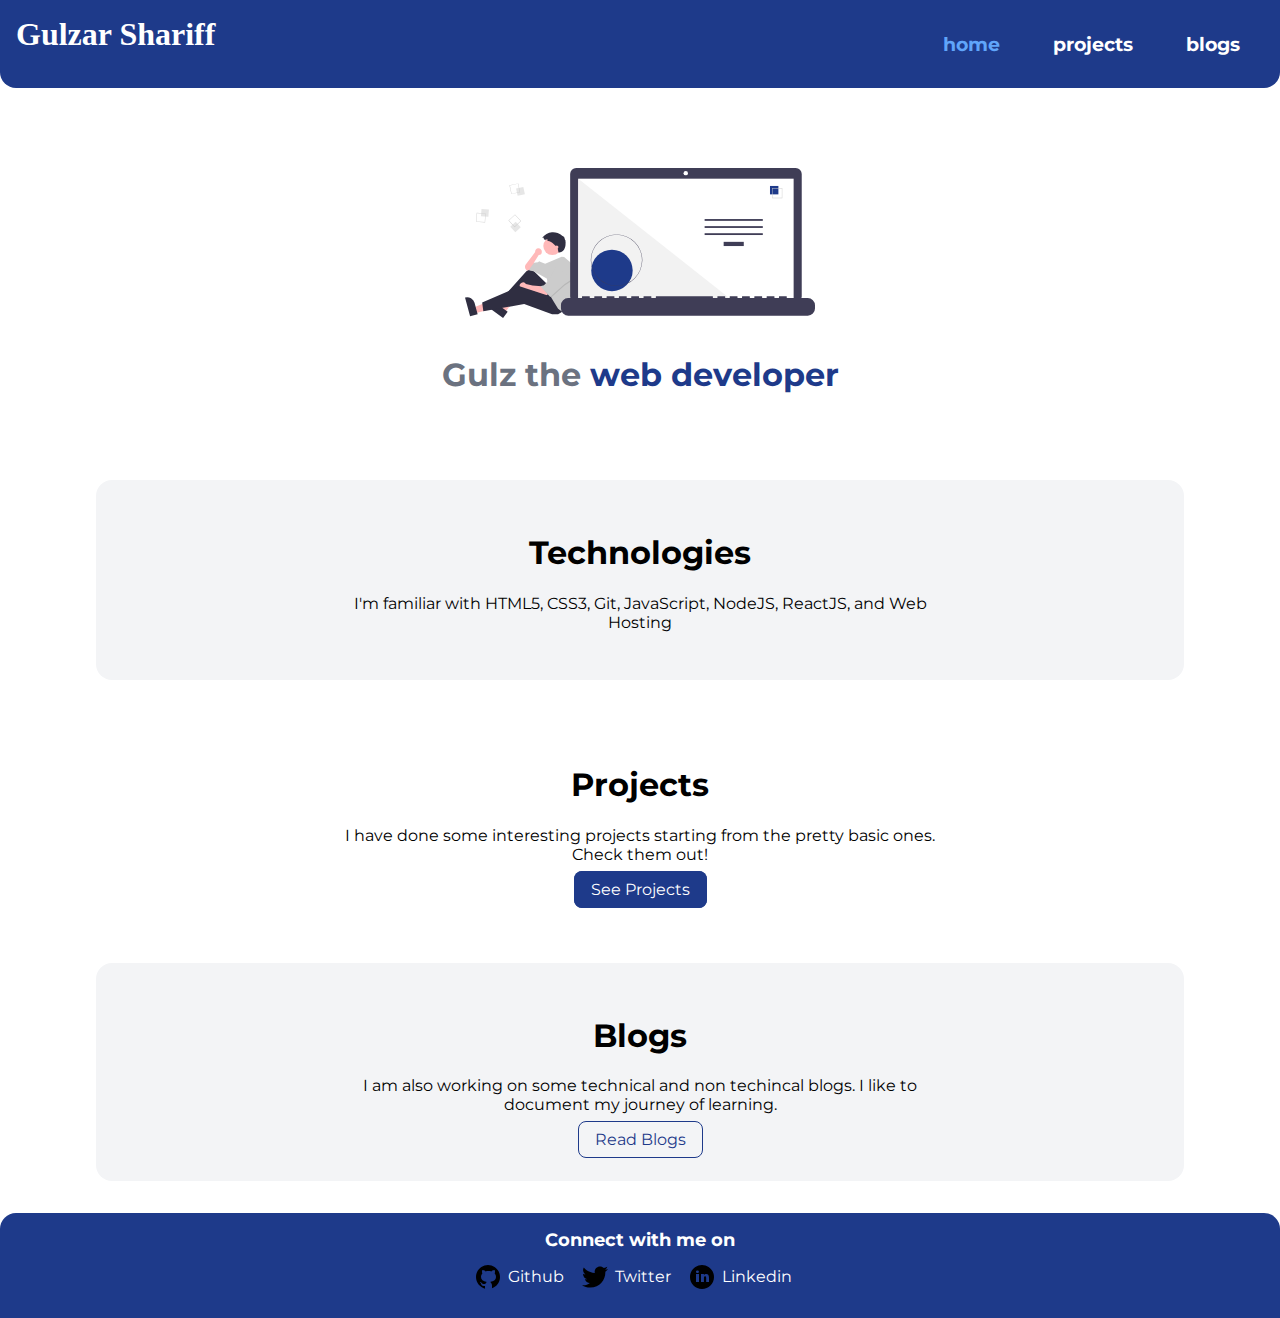
<file: index.html>
<!DOCTYPE html>
<html lang="en">
<head>
    <meta charset="UTF-8">
    <meta name="viewport" content="width=device-width, initial-scale=1.0">
    <title>Home | GulzarShariff</title>
    <link href="styles.css" rel="stylesheet" />
</head>
<body>
    <nav class="navigation container">
        <div class="nav-brand"><a href="/">Gulzar Shariff</a></div>
        <ul class="list-non-bullet nav-pills">
            <li class="list-item-inline">
                <a class="link link-active menu-item" href="/">home</a>
            </li>
            <li class="list-item-inline">
                <a class="link menu-item" href="/projects.html">projects</a>
            </li>
            <li class="list-item-inline">
                <a class="link menu-item" href="/blogs.html">blogs</a>
            </li>
        </ul>
    </nav>
    <main>
    <header class="hero">
        <img class="hero-img" src="images/header1e3a8a_code_thinking_re_gka2.svg" />
        <h1 class="hero-heading">Gulz the <span class="heading-inverted"> web developer</span></h1>
    </header>

    <section class="section ow">
        <div class="container container-center">
            <h1>Technologies</h1>
            <p>I'm familiar with HTML5, CSS3, Git, JavaScript, NodeJS, ReactJS, and Web Hosting</p>
        </div>
    </section>

    <section class="section">
        <div class="container container-center">
            <h1>Projects</h1>
            <p>I have done some interesting projects starting from the pretty basic ones. Check them out! </p>
            <a class="link link-primary" href="/projects.html">See Projects</a>
        </div>
    </section>

    <section class="section ow">
        <div class="container container-center">
            <h1>Blogs</h1>
            <p>I am also working on some technical and non techincal blogs. I like to document my journey of learning.</p>
            <a class="link link-secondary" href="/blogs.html">Read Blogs</a>
        </div>
    </section>

    </main>

    <footer class="footer">
        <div class="footer-header">Connect with me on</div>
        <ul>
            <li>
                <a class="link footer-github" href="https://github.com/Gulzhub" target="_blank">
                    Github
                </a>
            </li>
            <li>
                <a class="link footer-twitter" href="https://twitter.com/gulz4you" target="_blank">
                    Twitter
                </a>
            </li>
            <li>
                <a class="link footer-linkedin" href="https://www.linkedin.com/in/gulzarshariff" target="_blank">
                    Linkedin
                </a>
            </li>
            
        </ul>
    </footer>


    
</body>
</html>
</file>
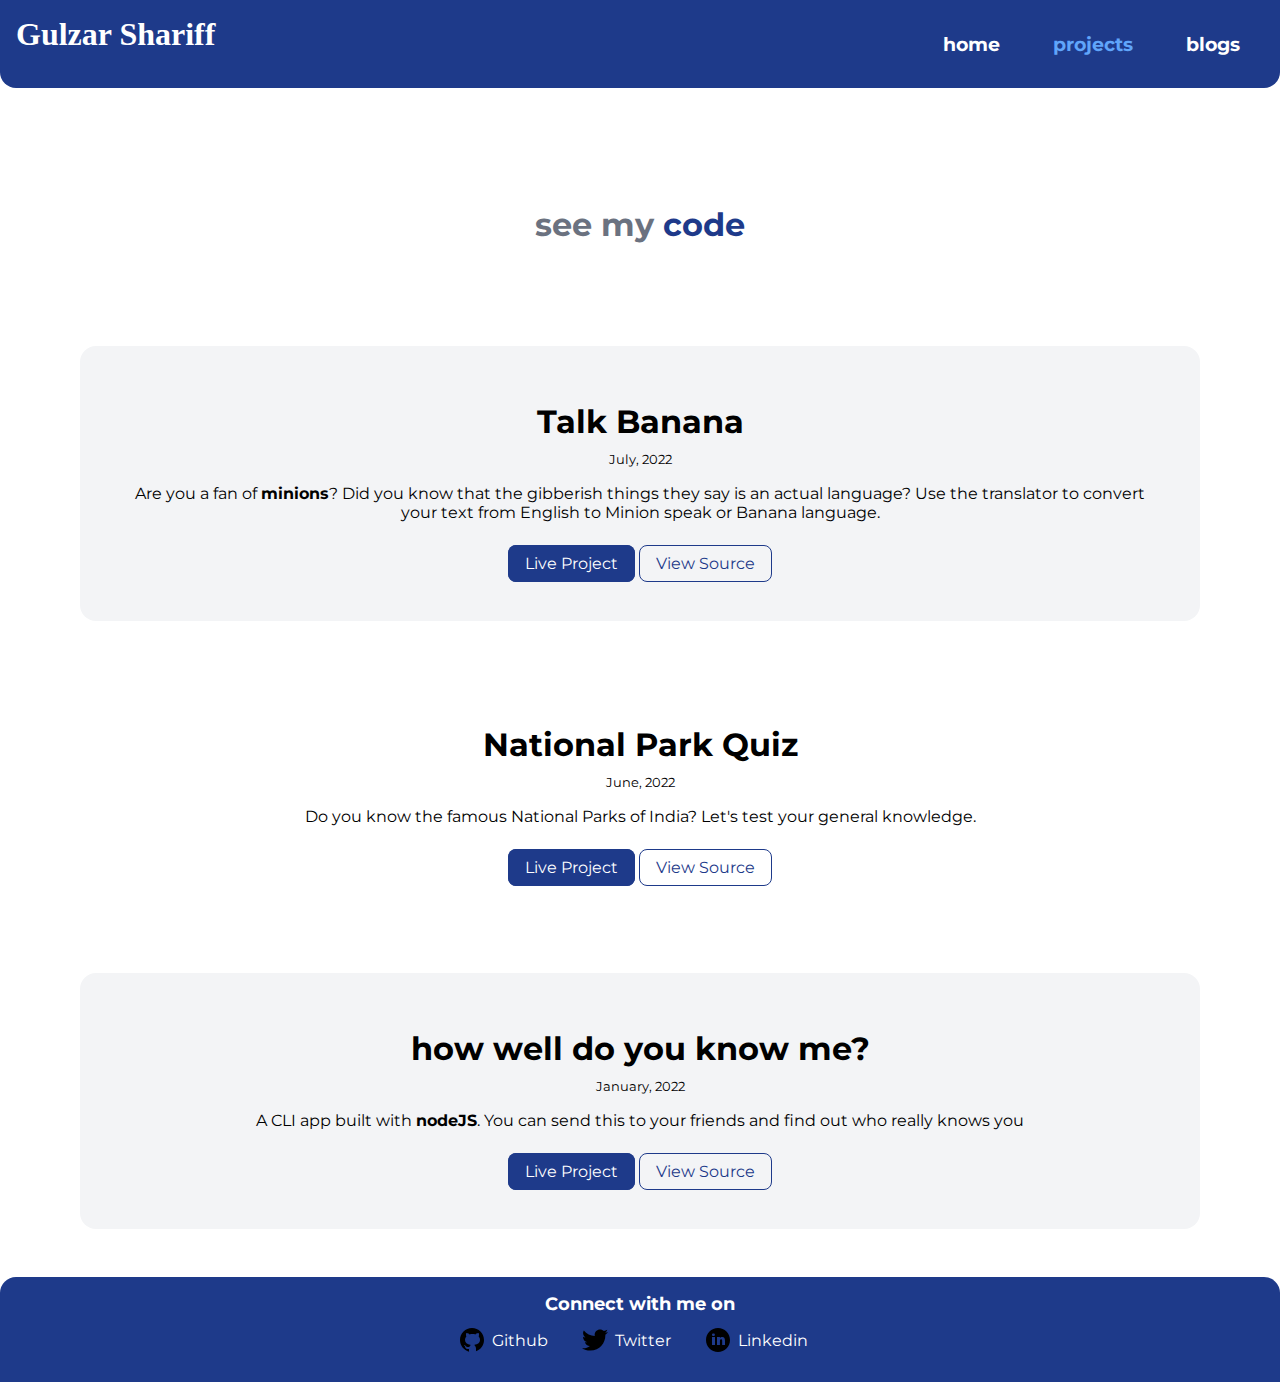
<file: projects.html>
<!DOCTYPE html>
<html lang="en">

<head>
    <meta charset="UTF-8">
    <meta name="viewport" content="width=device-width, initial-scale=1.0">
    <link href="styles.css" rel="stylesheet" />
    <title>Projects | GulzarShariff</title>
</head>

<body>
    <nav class="navigation container">
        <div class="nav-brand"><a href="/">Gulzar Shariff</a></div>
        <ul class="list-non-bullet nav-pills">
            <li class="list-item-inline">
                <a class="link menu-item" href="/">home</a>
            </li>
            <li class="list-item-inline">
                <a class="link link-active menu-item" href="/projects.html">projects</a>
            </li>
            <li class="list-item-inline">
                <a class="link menu-item" href="/blogs.html">blogs</a>
            </li>
        </ul>
    </nav>

    <header class="hero">
        <h1 class="hero-heading">see my <span class="heading-inverted"> code</span></h1>
    </header>

    <ul class="list-non-bullet">

        <li>
            <article class="showcase-list container container-center ow">
                <h1>Talk Banana</h1>
                <small>July, 2022</small>
                <p>Are you a fan of <strong>minions</strong>? Did you know that the gibberish things they say is an
                    actual language? Use the translator to convert your text from English to Minion speak or Banana
                    language.</p>

                <a class="link link-primary" href="https://minion-talk-gulz.netlify.app/">Live Project</a>
                <a class="link link-secondary" href="https://github.com/Gulzhub/talk-banana">View Source</a>
            </article>

        </li>

        <li>
            <article class="showcase-list container container-center ">
                <h1>National Park Quiz</h1>
                <small>June, 2022</small>
                <p>Do you know the famous National Parks of India? Let's test your general knowledge.</p>

                <a class="link link-primary" href="https://replit.com/@GulzarShariff/NationalParkQuiz?embed=true">Live
                    Project</a>
                <a class="link link-secondary" href="https://github.com/Gulzhub/NationalParkQuiz">View Source</a>

            </article>

        </li>

        <li>
            <article class="showcase-list container container-center ow">
                <h1>how well do you know me?</h1>
                <small>January, 2022</small>
                <p>A CLI app built with <strong>nodeJS</strong>. You can send this to your friends and find out who
                    really knows you</p>

                <a class="link link-primary" href="https://repl.it/@GulzarShariff/quiz?embed=true">Live Project</a>
                <a class="link link-secondary" href="https://github.com/Gulzhub/quizGulz-js">View Source</a>
            </article>

        </li>

    </ul>

    <footer class="footer">
        <div class="footer-header">Connect with me on</div>
        <ul class="social-links list-non-bullet">
            <li class="list-item-inline">
                <a class="link footer-github" href="https://github.com/Gulzhub" target="_blank">
                    Github
                </a>
            </li>
            <li class="list-item-inline">
                <a class="link footer-twitter" href="https://twitter.com/gulz4you" target="_blank">
                    Twitter
                </a>
            </li>
            <li class="list-item-inline">
                <a class="link footer-linkedin" href="https://www.linkedin.com/in/gulzarshariff" target="_blank">
                    Linkedin
                </a>
            </li>
        </ul>
        </footer>

</body>

</html>
</file>
<file: styles.css>
@import url('https://fonts.googleapis.com/css2?family=Montserrat:wght@400;700&display=swap');

:root {
    --primary-color: #1e3a8a;
    --hover-color: #60a5fa;
    --off-white: #F3F4F6;
    --dark-gray: #6B7280;
}

body {
    font-family: 'Montserrat', sans-serif;
    margin: 0;
    
    
}

main {
    max-width: 85%;
    margin: 0 auto;
}

nav {
    display: flex;
    justify-content: space-between;
    position: sticky;
    top: 0px;
}


/** container **/
.container {
    padding: 0rem 1rem;
}

.container-center {
    
    max-width: 600px;
    margin: auto;
}

/** links **/

a.link:hover {
    color: var(--hover-color);
}

.link {
    box-sizing: border-box;
    text-decoration: none;
    padding: 0.5rem 1rem;
}

.link-primary {
    background-color: var(--primary-color);
    border-radius: 0.5rem;
    border: 1px solid var(--primary-color);
    color: white;
    text-align: center;
    max-width: 150px;
    margin: 0.5em auto ;
}

.link-secondary {
    color: var(--primary-color);
    border-radius: 0.5rem;
    border: 1px solid var(--primary-color);
    max-width: 150px;
    margin: auto;
}


/** lists **/

.list-non-bullet {
    list-style: none;
    padding-inline-start: 0px;
}

.list-item-inline {
    display: inline;
    padding: 0rem 0.5rem;
}

/** navigation **/

.navigation {
    background-color: var(--primary-color);
    color: white;
    padding: 1rem;
    border-bottom-left-radius: 1rem;
    border-bottom-right-radius: 1rem;
    font-weight: bold;
}

.nav-brand{
    font-family: 'Calligraffitti', cursive;
    font-size: 2em;
}

.nav-brand a {
    text-decoration: none;
    color: inherit;
}

.navigation .menu-item {
    font-size: 1.2em;
}

.navigation .link {
    color: white;
}

.navigation .link-active {
    font-weight: bold;
    color: var(--hover-color);
}

/** header **/

.hero {
    padding: 2rem;
    padding-top: 5rem;

}

.hero .hero-img {
    max-width: 800%;
    width: 350px;
    display: block;
    margin: auto;
}

.hero .hero-heading {
    text-align: center;
    padding-top: 1rem;
    color: var(--dark-gray);
}

.hero .hero-heading .heading-inverted {
    color: var(--primary-color);
}

/** sections **/

.section {
    margin: 2rem 0;
    border-radius: 1rem;
    padding: 2rem;
    text-align: center;
}

.section h1 {
    text-align: center;

}

.ow {
    background-color: var(--off-white);
}



/** footers **/

.footer {
    background-color: var(--primary-color);
    padding: 1rem;
    text-align: center;
    color: white;
    border-top-right-radius: 1rem;
    border-top-left-radius: 1rem;
}

footer ul {
  list-style: none;
  display: flex;
  justify-content: center;
  padding-inline-start: 0px;
}

.footer .link {
    color: white;
}

.footer .footer-header {
    text-align: center;
    font-weight: bold;
    font-size: large;
}



.footer-twitter {
  background-image: url(images/twittericon30by30.svg);
  background-position: 0 50%;
  background-size: auto;
  background-repeat: no-repeat;
  padding-left: 35px;
  
}

.footer-github {
    background-image: url(images/githubicon30by30.svg);
    background-position: 0 50%;
    background-size: auto;
    background-repeat: no-repeat;
    padding-left: 35px;
    
  }

  .footer-linkedin {
    background-image: url(images/linkedinicon30by30.svg);
    background-position: 0 50%;
    background-size: auto;
    background-repeat: no-repeat;
    padding-left: 35px;
    
  }

/** projects **/
.showcase-list {
    border-radius: 1rem;
    padding: 3rem;
    max-width: 80%;
    text-align: center;
    margin: 3rem auto;
    
}

.showcase-list h1 {
    margin: 0.5rem;
  }
  
.showcase-list p {
    padding-bottom: 1rem;
  }

/** blogs **/
.showcase-blog {
    padding-bottom: 6rem;
}

img.coming-soon {
    width: 30%;
    padding: auto ;
    margin: auto;
}

.soon {
    display: flex;
    justify-content: center;
    margin: 2rem auto;
}
</file>
